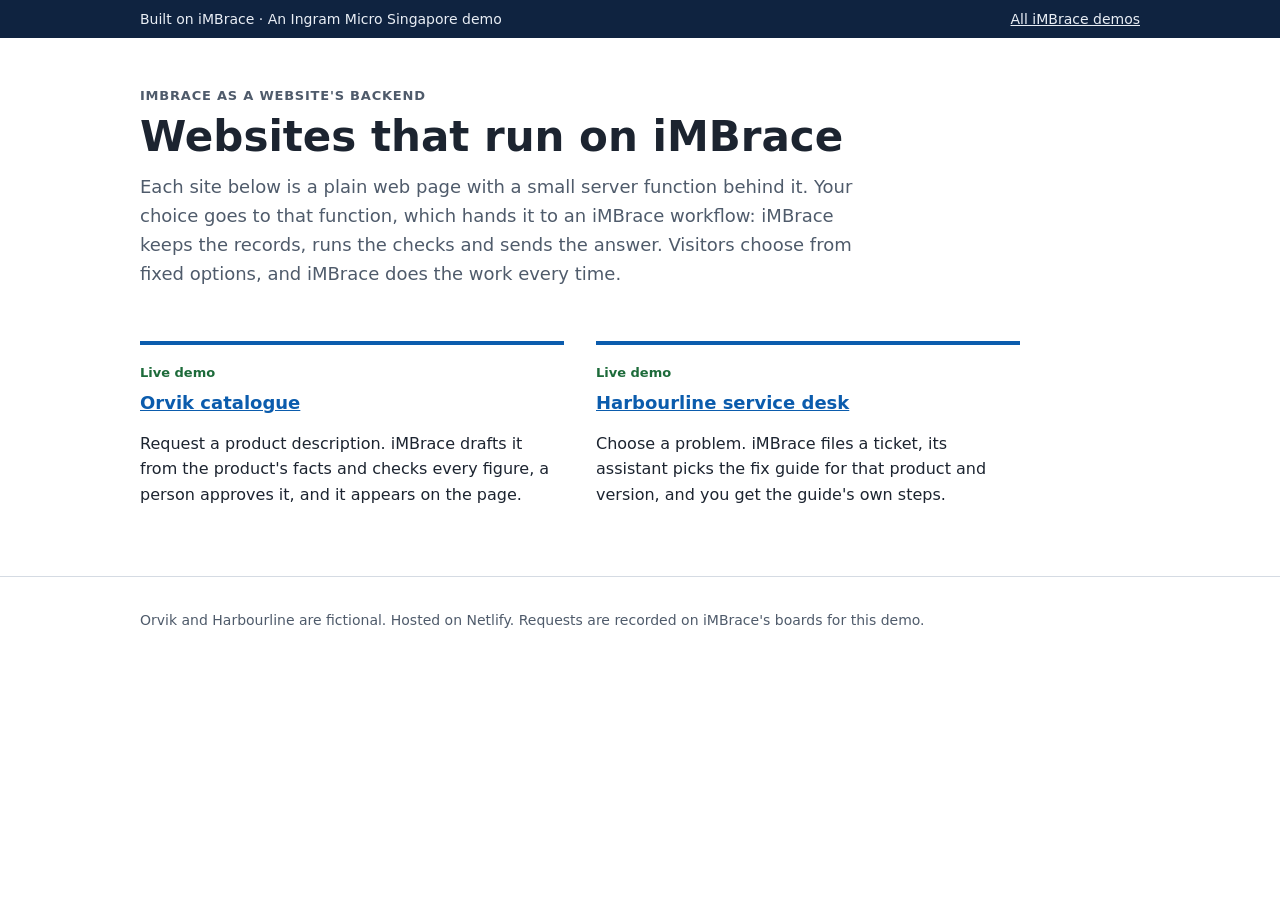
<file: site/index.html>
<!doctype html>
<html lang="en">
<head>
<meta charset="utf-8">
<meta name="viewport" content="width=device-width, initial-scale=1">
<title>iMBrace backend demos</title>
<meta name="description" content="Small websites whose records, checks and replies run on iMBrace. An Ingram Micro Singapore demo.">
<link rel="stylesheet" href="site.css">
</head>
<body>
<div class="strip"><div class="wrap"><span>Built on iMBrace · An Ingram Micro Singapore demo</span><a href="https://ingram-micro-asia-singapore.github.io/imbrace-in-action/">All iMBrace demos</a></div></div>
<main class="wrap">
  <header class="hero">
    <p class="eyebrow">iMBrace as a website's backend</p>
    <h1>Websites that run on iMBrace</h1>
    <p class="lead">Each site below is a plain web page with a small server function behind it. Your choice goes to that function, which hands it to an iMBrace workflow: iMBrace keeps the records, runs the checks and sends the answer. Visitors choose from fixed options, and iMBrace does the work every time.</p>
  </header>
  <section aria-labelledby="sites-h">
    <h2 id="sites-h" class="visually-hidden">The sites</h2>
    <ul class="cards">
      <li class="is-live">
        <span class="tag">Live demo</span>
        <h3><a href="catalogue/">Orvik catalogue</a></h3>
        <p>Request a product description. iMBrace drafts it from the product's facts and checks every figure, a person approves it, and it appears on the page.</p>
      </li>
      <li class="is-live">
        <span class="tag">Live demo</span>
        <h3><a href="support/">Harbourline service desk</a></h3>
        <p>Choose a problem. iMBrace files a ticket, its assistant picks the fix guide for that product and version, and you get the guide's own steps.</p>
      </li>
    </ul>
  </section>
</main>
<footer><div class="wrap">Orvik and Harbourline are fictional. Hosted on Netlify. Requests are recorded on iMBrace's boards for this demo.</div></footer>
<style>.visually-hidden{position:absolute;width:1px;height:1px;margin:-1px;overflow:hidden;clip:rect(0 0 0 0);white-space:nowrap;border:0}</style>
</body>
</html>
</file>
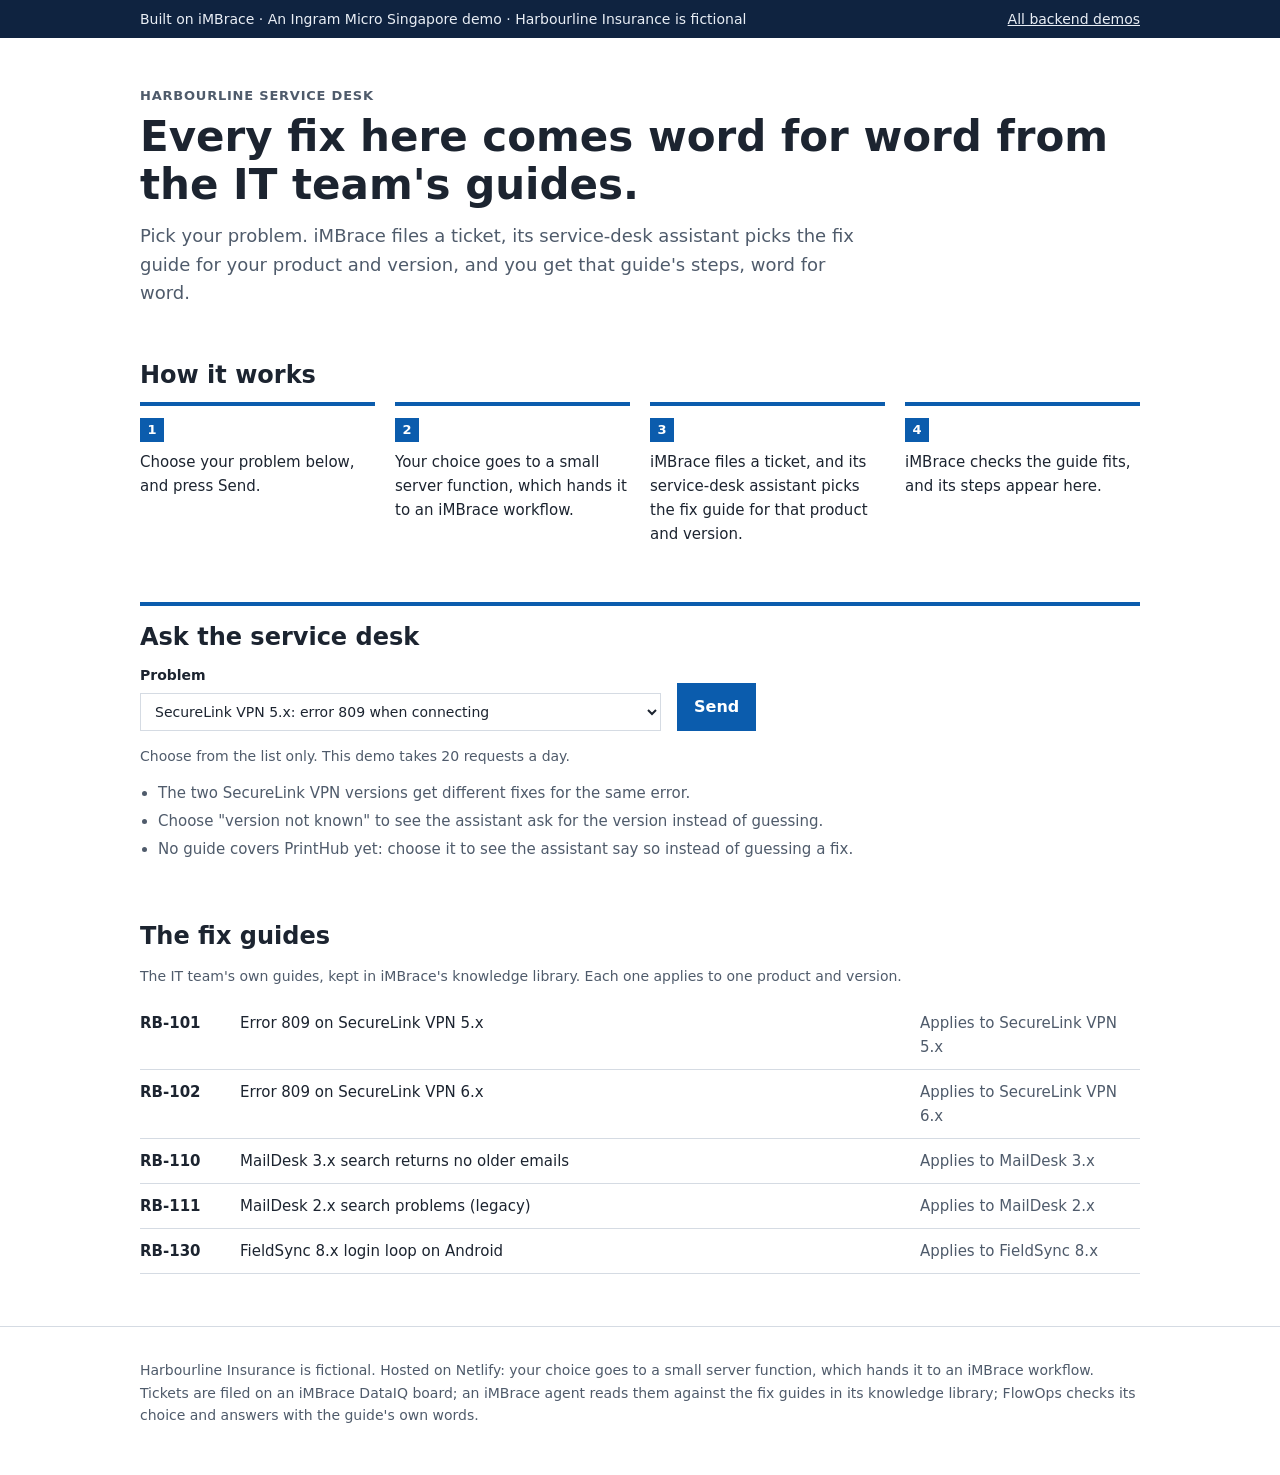
<file: site/support/index.html>
<!doctype html>
<html lang="en">
<head>
<meta charset="utf-8">
<meta name="viewport" content="width=device-width, initial-scale=1">
<title>Harbourline service desk</title>
<meta name="description" content="A service desk whose answers come from the IT team's own fix guides, matched by iMBrace. A demo; Harbourline is fictional.">
<link rel="stylesheet" href="../site.css">
<link rel="stylesheet" href="support.css">
</head>
<body>
<div class="strip"><div class="wrap"><span>Built on iMBrace · An Ingram Micro Singapore demo · Harbourline Insurance is fictional</span><a href="../">All backend demos</a></div></div>
<main class="wrap">
  <header class="hero">
    <p class="eyebrow">Harbourline service desk</p>
    <h1>Every fix here comes word for word from the IT team's guides.</h1>
    <p class="lead">Pick your problem. iMBrace files a ticket, its service-desk assistant picks the fix guide for your product and version, and you get that guide's steps, word for word.</p>
  </header>

  <section aria-labelledby="how-h">
    <h2 id="how-h">How it works</h2>
    <ol class="steps">
      <li>Choose your problem below, and press Send.</li>
      <li>Your choice goes to a small server function, which hands it to an iMBrace workflow.</li>
      <li>iMBrace files a ticket, and its service-desk assistant picks the fix guide for that product and version.</li>
      <li>iMBrace checks the guide fits, and its steps appear here.</li>
    </ol>
  </section>

  <section aria-labelledby="ask-h" id="ask">
    <div class="panel">
      <h2 id="ask-h">Ask the service desk</h2>
      <form class="ask" id="ask-form">
        <label>Problem <select id="ask-problem"></select></label>
        <button class="btn" id="ask-go" type="submit">Send</button>
      </form>
      <div class="result" id="result" hidden aria-live="polite">
        <p class="result-ref" id="result-ref"></p>
        <p class="result-msg" id="result-msg"></p>
      </div>
      <p class="note" id="ask-small">Choose from the list only.</p>
      <ul class="tries">
        <li>The two SecureLink VPN versions get different fixes for the same error.</li>
        <li>Choose "version not known" to see the assistant ask for the version instead of guessing.</li>
        <li>No guide covers PrintHub yet: choose it to see the assistant say so instead of guessing a fix.</li>
      </ul>
    </div>
  </section>

  <section aria-labelledby="guides-h">
    <h2 id="guides-h">The fix guides</h2>
    <p class="note">The IT team's own guides, kept in iMBrace's knowledge library. Each one applies to one product and version.</p>
    <ul class="guides" id="guides"></ul>
  </section>
</main>
<footer><div class="wrap">Harbourline Insurance is fictional. Hosted on Netlify: your choice goes to a small server function, which hands it to an iMBrace workflow. Tickets are filed on an iMBrace DataIQ board; an iMBrace agent reads them against the fix guides in its knowledge library; FlowOps checks its choice and answers with the guide's own words.</div></footer>
<script src="options.js"></script>
<script src="support.js"></script>
</body>
</html>
</file>
<file: site/site.css>
/* Shared styles for the iMBrace backend demos. Light and dark follow the visitor's setting. */
:root {
  color-scheme: light dark;
  --page: #ffffff; --surface: #f4f6f8; --ink: #1c2430; --muted: #4f5b6b; --rule: #d5dbe3;
  --accent: #0b5cad; --accent-ink: #ffffff; --ok: #1d6b3a; --strip: #0f2340; --strip-ink: #e9eef5;
  --font: system-ui, -apple-system, "Segoe UI", Roboto, Helvetica, Arial, sans-serif;
}
@media (prefers-color-scheme: dark) {
  :root { --page: #11161d; --surface: #1a212b; --ink: #e8edf3; --muted: #a9b4c2; --rule: #2c3644;
    --accent: #6cb4ff; --accent-ink: #0b1420; --ok: #7fd49c; --strip: #0a1830; --strip-ink: #dbe6f3; }
}
* { box-sizing: border-box; }
body { margin: 0; background: var(--page); color: var(--ink); font: 16px/1.6 var(--font); }
a { color: var(--accent); }
.wrap { max-width: 1040px; margin: 0 auto; padding: 0 20px; }
.strip { background: var(--strip); color: var(--strip-ink); font-size: 14px; }
.strip .wrap { display: flex; flex-wrap: wrap; gap: 4px 16px; justify-content: space-between; padding-top: 8px; padding-bottom: 8px; }
.strip a { color: var(--strip-ink); }
header.hero { padding: 48px 0 24px; }
.eyebrow { margin: 0 0 6px; font-size: 13px; font-weight: 700; letter-spacing: .06em; text-transform: uppercase; color: var(--muted); }
h1 { margin: 0 0 12px; font-size: clamp(30px, 5vw, 42px); line-height: 1.15; }
h2 { margin: 0 0 12px; font-size: 24px; line-height: 1.25; }
h3 { margin: 0 0 6px; font-size: 18px; line-height: 1.3; }
.lead { max-width: 720px; margin: 0; font-size: 18px; color: var(--muted); }
section { padding: 28px 0; }
.steps { list-style: none; counter-reset: s; padding: 0; margin: 0; display: grid; grid-template-columns: repeat(4, minmax(0, 1fr)); gap: 20px; }
.steps li { counter-increment: s; border-top: 4px solid var(--accent); padding-top: 12px; font-size: 15px; }
.steps li::before { content: counter(s); display: grid; place-items: center; width: 24px; height: 24px; margin-bottom: 8px; background: var(--accent); color: var(--accent-ink); font-weight: 700; font-size: 13px; }
.panel { border-top: 4px solid var(--accent); padding-top: 16px; }
.cards { list-style: none; padding: 0; margin: 0; display: grid; grid-template-columns: repeat(2, minmax(0, 1fr)); gap: 32px; max-width: 880px; }
.cards li { border-top: 4px solid var(--rule); padding-top: 14px; }
.cards li.is-live { border-top-color: var(--accent); }
.tag { display: inline-block; margin-bottom: 8px; font-size: 13px; font-weight: 700; color: var(--muted); }
.is-live .tag { color: var(--ok); }
.note { font-size: 14px; color: var(--muted); }
footer { padding: 32px 0 48px; border-top: 1px solid var(--rule); margin-top: 24px; font-size: 14px; color: var(--muted); }
@media (max-width: 800px) { .steps, .cards { grid-template-columns: 1fr; } }
</file>
<file: site/support/support.css>
/* The Harbourline service desk page. */
button.btn { font: inherit; font-weight: 700; cursor: pointer; }
button.btn:disabled { opacity: .6; cursor: progress; }
.result { margin: 4px 0 16px; padding: 14px 16px; border-left: 4px solid var(--accent); background: var(--surface); }
.result p { margin: 4px 0; }
.result-ref { font-weight: 700; }
.result-msg { white-space: pre-line; }
.ask { display: flex; flex-wrap: wrap; align-items: flex-end; gap: 16px; margin: 8px 0 12px; }
.ask label { display: flex; flex-direction: column; gap: 6px; font-size: 14px; font-weight: 700; }
.ask select { min-width: 420px; max-width: 100%; padding: 9px 10px; font: inherit; font-weight: 400; color: var(--ink); background: var(--page); border: 1px solid var(--rule); }
.btn { display: inline-block; padding: 10px 16px; background: var(--accent); color: var(--accent-ink); font-weight: 700; text-decoration: none; border: 1px solid var(--accent); }
.btn:hover, .btn:focus-visible { text-decoration: underline; }
.tries { margin: 12px 0 0; padding-left: 1.2em; font-size: 15px; color: var(--muted); }
.tries li { margin: 4px 0; }
.guides { list-style: none; padding: 0; margin: 12px 0 0; }
.guides li { display: grid; grid-template-columns: 80px minmax(0, 1fr) minmax(0, 220px); gap: 4px 20px; padding: 10px 0; border-bottom: 1px solid var(--rule); font-size: 15px; }
.guides .id { font-weight: 700; }
.guides .applies { color: var(--muted); }
@media (max-width: 800px) {
  .ask select { min-width: 0; width: 100%; }
  .ask label { width: 100%; }
  .guides li { grid-template-columns: 1fr; }
}
</file>
